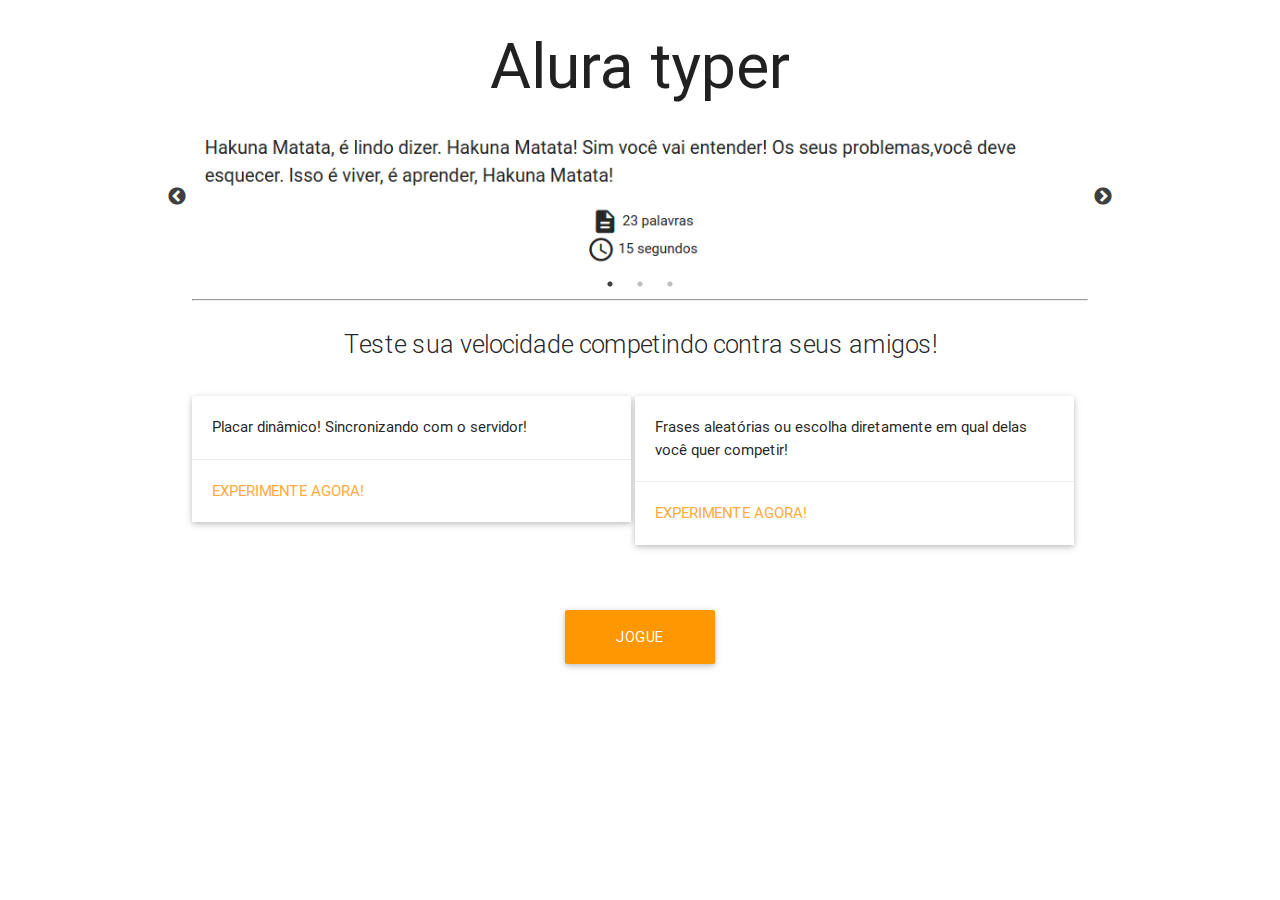
<file: index.html>
<!DOCTYPE html>
<html lang="en">
<head>
    <meta charset="UTF-8">
    <title>Alura Typer</title>
    <link rel="stylesheet" href="css/libs/materialize.min.css">
    <link href="css/libs/google-fonts.css" rel="stylesheet">

    <link rel="stylesheet" type="text/css" href="slick/slick.css"/>
    <link rel="stylesheet" type="text/css" href="slick/slick-theme.css"/>

    <link href="css/index.css" rel="stylesheet">

</head>
<body>
    <section class="container">
        <h1 class="center titulo header">Alura typer</h1>
        <div class="slider">
            <img src="img/slide1.png" class="imagem-jogo">
            <img src="img/slide2.png" class="imagem-jogo">
            <img src="img/slide3.png" class="imagem-jogo">
        </div>
        <hr>
        <p class="flow-text center">Teste sua velocidade competindo contra seus amigos!</p>
        <div class="card">
           <div class="card-image">
             <!-- <img src="images/sample-1.jpg"> -->
           </div>
           <div class="card-content">
             <p>Placar dinâmico! Sincronizando com o servidor!</p>
           </div>
           <div class="card-action">
             <a href="principal.html">Experimente agora!</a>
           </div>
         </div>
         <div class="card">
           <div class="card-image">
             <!-- <img src="img/sl.jpg"> -->
           </div>
           <div class="card-content">
             <p>Frases aleatórias ou escolha diretamente em qual delas você quer competir!</p>
           </div>
           <div class="card-action">
             <a href="principal.html">Experimente agora!</a>
           </div>
         </div>

         <a class="waves-effect waves-light btn-large orange" id="botao-jogue" href="principal.html">Jogue agora!</a>

    </section>

    <script src="js/jquery.js"></script>
    <script src="slick/slick.min.js"></script>
    <script src="js/slider.js"></script>


</body>
</html>
</file>
<file: css/libs/google-fonts.css>
/* fallback */
@font-face {
  font-family: 'Material Icons';
  font-style: normal;
  font-weight: 400;
  src: local('../../fonts/Material Icons'), local('../../fonts/MaterialIcons-Regular'), url(https://fonts.gstatic.com/s/materialicons/v17/2fcrYFNaTjcS6g4U3t-Y5ZjZjT5FdEJ140U2DJYC3mY.woff2) format('woff2');
}

.material-icons {
  font-family: 'Material Icons';
  font-weight: normal;
  font-style: normal;
  font-size: 24px;
  line-height: 1;
  letter-spacing: normal;
  text-transform: none;
  display: inline-block;
  white-space: nowrap;
  word-wrap: normal;
  direction: ltr;
  -webkit-font-feature-settings: 'liga';
  -webkit-font-smoothing: antialiased;
}
</file>
<file: css/index.css>
.card{
	width: 49%;
	display: inline-block;
	vertical-align: top;
}


#botao-jogue{
	width: 150px;
	display: block;
	margin: 50px auto;
}

.slider{
	height: auto;
}

.slick-prev:before, .slick-next:before {
	 color: black;
}
</file>
